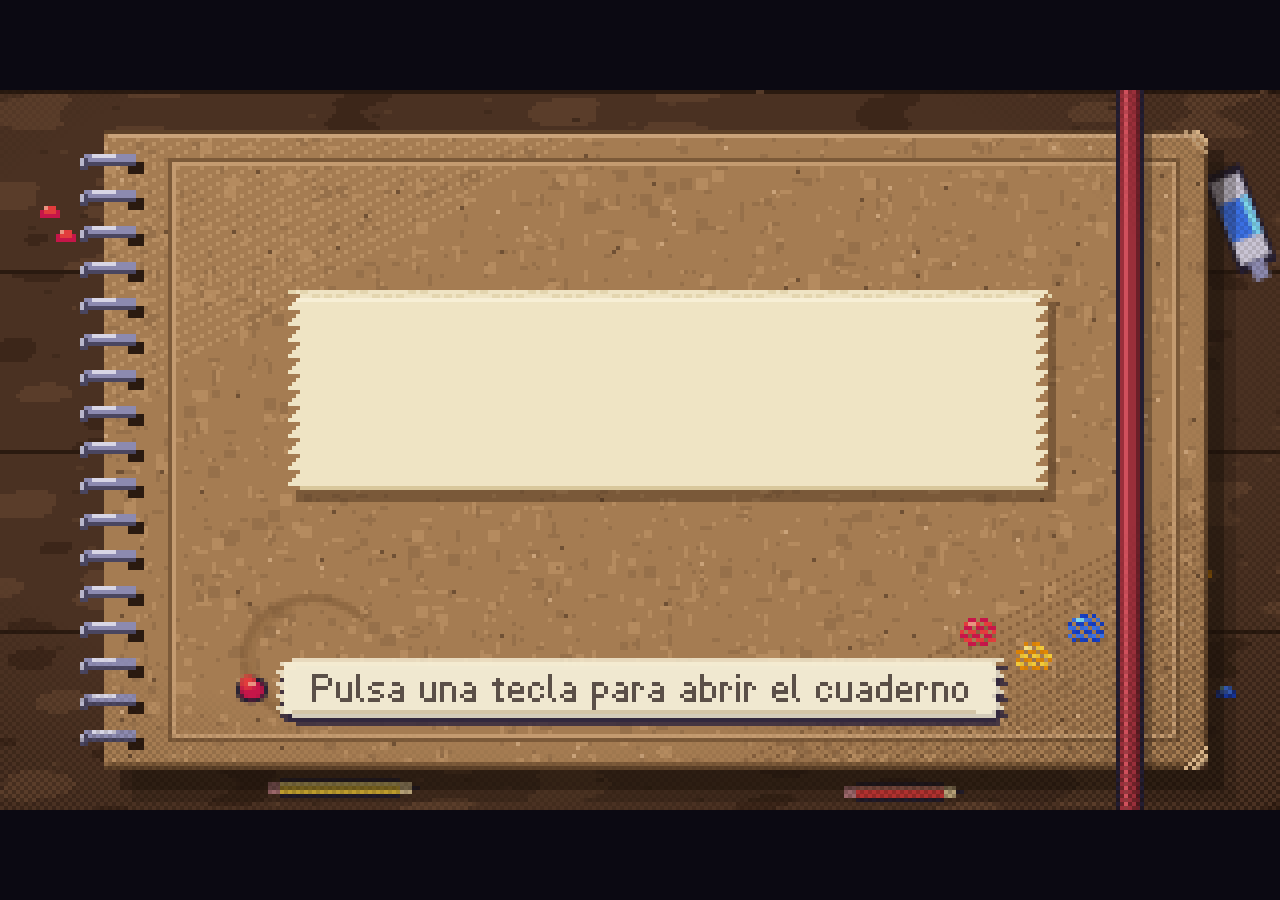
<file: index.html>
<!doctype html>
<html lang="es">
<head>
<meta charset="utf-8">
<title>CHROMARA</title>
<meta name="viewport" content="width=device-width,initial-scale=1,maximum-scale=1,user-scalable=no,viewport-fit=cover">
<meta name="theme-color" content="#0b0912">
<meta name="description" content="Chromara: un JRPG de bolsillo donde tres gotas de color devuelven el pigmento a un cuaderno de pintor.">
<link rel="manifest" href="manifest.webmanifest">
<link rel="icon" type="image/png" sizes="192x192" href="icons/icon-192.png">
<link rel="icon" type="image/png" sizes="512x512" href="icons/icon-512.png">
<link rel="apple-touch-icon" sizes="180x180" href="icons/icon-180.png">
<meta name="mobile-web-app-capable" content="yes">
<meta name="apple-mobile-web-app-capable" content="yes">
<meta name="apple-mobile-web-app-status-bar-style" content="black-translucent">
<meta name="apple-mobile-web-app-title" content="Chromara">
<meta name="format-detection" content="telephone=no">
<meta name="color-scheme" content="dark">
<!-- splash -->
<link rel="apple-touch-startup-image" media="(device-width: 440px) and (device-height: 956px) and (-webkit-device-pixel-ratio: 3) and (orientation: portrait)" href="icons/splash/splash-1320x2868.png">
<link rel="apple-touch-startup-image" media="(device-width: 440px) and (device-height: 956px) and (-webkit-device-pixel-ratio: 3) and (orientation: landscape)" href="icons/splash/splash-2868x1320.png">
<link rel="apple-touch-startup-image" media="(device-width: 430px) and (device-height: 932px) and (-webkit-device-pixel-ratio: 3) and (orientation: portrait)" href="icons/splash/splash-1290x2796.png">
<link rel="apple-touch-startup-image" media="(device-width: 430px) and (device-height: 932px) and (-webkit-device-pixel-ratio: 3) and (orientation: landscape)" href="icons/splash/splash-2796x1290.png">
<link rel="apple-touch-startup-image" media="(device-width: 402px) and (device-height: 874px) and (-webkit-device-pixel-ratio: 3) and (orientation: portrait)" href="icons/splash/splash-1206x2622.png">
<link rel="apple-touch-startup-image" media="(device-width: 402px) and (device-height: 874px) and (-webkit-device-pixel-ratio: 3) and (orientation: landscape)" href="icons/splash/splash-2622x1206.png">
<link rel="apple-touch-startup-image" media="(device-width: 393px) and (device-height: 852px) and (-webkit-device-pixel-ratio: 3) and (orientation: portrait)" href="icons/splash/splash-1179x2556.png">
<link rel="apple-touch-startup-image" media="(device-width: 393px) and (device-height: 852px) and (-webkit-device-pixel-ratio: 3) and (orientation: landscape)" href="icons/splash/splash-2556x1179.png">
<link rel="apple-touch-startup-image" media="(device-width: 428px) and (device-height: 926px) and (-webkit-device-pixel-ratio: 3) and (orientation: portrait)" href="icons/splash/splash-1284x2778.png">
<link rel="apple-touch-startup-image" media="(device-width: 428px) and (device-height: 926px) and (-webkit-device-pixel-ratio: 3) and (orientation: landscape)" href="icons/splash/splash-2778x1284.png">
<link rel="apple-touch-startup-image" media="(device-width: 390px) and (device-height: 844px) and (-webkit-device-pixel-ratio: 3) and (orientation: portrait)" href="icons/splash/splash-1170x2532.png">
<link rel="apple-touch-startup-image" media="(device-width: 390px) and (device-height: 844px) and (-webkit-device-pixel-ratio: 3) and (orientation: landscape)" href="icons/splash/splash-2532x1170.png">
<link rel="apple-touch-startup-image" media="(device-width: 375px) and (device-height: 812px) and (-webkit-device-pixel-ratio: 3) and (orientation: portrait)" href="icons/splash/splash-1125x2436.png">
<link rel="apple-touch-startup-image" media="(device-width: 375px) and (device-height: 812px) and (-webkit-device-pixel-ratio: 3) and (orientation: landscape)" href="icons/splash/splash-2436x1125.png">
<link rel="apple-touch-startup-image" media="(device-width: 414px) and (device-height: 896px) and (-webkit-device-pixel-ratio: 2) and (orientation: portrait)" href="icons/splash/splash-828x1792.png">
<link rel="apple-touch-startup-image" media="(device-width: 414px) and (device-height: 896px) and (-webkit-device-pixel-ratio: 2) and (orientation: landscape)" href="icons/splash/splash-1792x828.png">
<link rel="apple-touch-startup-image" media="(device-width: 375px) and (device-height: 667px) and (-webkit-device-pixel-ratio: 2) and (orientation: portrait)" href="icons/splash/splash-750x1334.png">
<link rel="apple-touch-startup-image" media="(device-width: 375px) and (device-height: 667px) and (-webkit-device-pixel-ratio: 2) and (orientation: landscape)" href="icons/splash/splash-1334x750.png">
<link rel="apple-touch-startup-image" media="(device-width: 744px) and (device-height: 1133px) and (-webkit-device-pixel-ratio: 2) and (orientation: portrait)" href="icons/splash/splash-1488x2266.png">
<link rel="apple-touch-startup-image" media="(device-width: 744px) and (device-height: 1133px) and (-webkit-device-pixel-ratio: 2) and (orientation: landscape)" href="icons/splash/splash-2266x1488.png">
<link rel="apple-touch-startup-image" media="(device-width: 768px) and (device-height: 1024px) and (-webkit-device-pixel-ratio: 2) and (orientation: portrait)" href="icons/splash/splash-1536x2048.png">
<link rel="apple-touch-startup-image" media="(device-width: 768px) and (device-height: 1024px) and (-webkit-device-pixel-ratio: 2) and (orientation: landscape)" href="icons/splash/splash-2048x1536.png">
<link rel="apple-touch-startup-image" media="(device-width: 820px) and (device-height: 1180px) and (-webkit-device-pixel-ratio: 2) and (orientation: portrait)" href="icons/splash/splash-1640x2360.png">
<link rel="apple-touch-startup-image" media="(device-width: 820px) and (device-height: 1180px) and (-webkit-device-pixel-ratio: 2) and (orientation: landscape)" href="icons/splash/splash-2360x1640.png">
<link rel="apple-touch-startup-image" media="(device-width: 834px) and (device-height: 1194px) and (-webkit-device-pixel-ratio: 2) and (orientation: portrait)" href="icons/splash/splash-1668x2388.png">
<link rel="apple-touch-startup-image" media="(device-width: 834px) and (device-height: 1194px) and (-webkit-device-pixel-ratio: 2) and (orientation: landscape)" href="icons/splash/splash-2388x1668.png">
<link rel="apple-touch-startup-image" media="(device-width: 1024px) and (device-height: 1366px) and (-webkit-device-pixel-ratio: 2) and (orientation: portrait)" href="icons/splash/splash-2048x2732.png">
<link rel="apple-touch-startup-image" media="(device-width: 1024px) and (device-height: 1366px) and (-webkit-device-pixel-ratio: 2) and (orientation: landscape)" href="icons/splash/splash-2732x2048.png">
<!-- /splash -->
<style>
  /* The notebook's own letters, exported from font.js by tools/build_font.py: 16px is native size, 32px exactly double. */
  @font-face{font-family:'Chromara Cuaderno';src:url('chromara-cuaderno.ttf') format('truetype');font-display:block}
  @font-face{font-family:'Chromara Rotulo';src:url('chromara-rotulo.ttf') format('truetype');font-display:block}
  html,body{margin:0;height:100%;background:#0b0912;overflow:hidden}
  body{display:flex;align-items:center;justify-content:center}
  canvas{image-rendering:pixelated;image-rendering:crisp-edges;background:#0b0912}
  #hint{position:fixed;bottom:4px;left:0;right:0;text-align:center;color:#8a8298;font:16px/1 'Chromara Cuaderno',monospace;-webkit-font-smoothing:none;pointer-events:none}
</style>
<link rel="stylesheet" href="mobile.css?v=6584f36c4c43">
</head>
<body>
<main id="game-shell" aria-label="Chromara">
  <button type="button" id="touch-menu-toggle" class="touch-only" aria-label="Menús del cuaderno" aria-expanded="false" aria-controls="touch-toolbar"></button>
  <nav id="touch-toolbar" class="touch-only" aria-label="Menús del juego">
    <button type="button" data-touch-menu="equipment" data-icon="equipment"><span>Equipo</span></button>
    <button type="button" data-touch-action="ring" data-icon="ring"><span>Magias</span></button>
    <button type="button" data-touch-action="journal" data-icon="journal"><span>Estudios</span></button>
    <button type="button" data-touch-action="help" data-icon="help"><span>Ayuda</span></button>
    <button type="button" data-touch-action="options" data-icon="options"><span>Opciones</span></button>
    <button type="button" id="touch-sound" data-icon="sound" aria-label="Silenciar sonido" aria-pressed="false"><span>Sonido</span></button>
    <button type="button" id="touch-fullscreen" data-icon="fullscreen" aria-label="Pantalla completa"><span>Pantalla completa</span></button>
  </nav>
  <div id="touch-movement" class="touch-only">
    <div id="touch-pad" aria-label="Cruceta: toca o desliza para moverte">
      <button type="button" data-touch-direction="up" aria-label="Arriba"><i></i></button>
      <button type="button" data-touch-direction="left" aria-label="Izquierda"><i></i></button>
      <span aria-hidden="true" class="pad-center"><span class="pad-nub"></span></span>
      <button type="button" data-touch-direction="right" aria-label="Derecha"><i></i></button>
      <button type="button" data-touch-direction="down" aria-label="Abajo"><i></i></button>
    </div>
    <span class="touch-caption" id="touch-caption">Toca o desliza</span>
    <span class="coach coach-pad" aria-hidden="true"><i></i></span>
  </div>
  <div id="game-screen"><div id="page"><canvas id="c" width="320" height="180"></canvas><span class="coach coach-tap" aria-hidden="true"><i></i></span></div></div>
  <div id="touch-actions" class="touch-only" aria-label="Acciones del juego">
    <button type="button" data-touch-action="ok" id="touch-confirm"><b>A</b><span>Confirmar</span></button>
    <button type="button" data-touch-action="back" id="touch-back"><b>B</b><span>Volver</span></button>
    <button type="button" data-touch-action="swap"><b>Y</b><span>Gota</span></button>
    <button type="button" data-touch-action="release"><b>X</b><span>Liberar</span></button>
  </div>
</main>
<div id="rotate-device" class="touch-only" role="status">
  <span class="rotate-icon" aria-hidden="true">▯ ↻ ▭</span>
  <strong>Gira el móvil</strong>
  <p>Chromara se juega en horizontal.</p>
  <small>Tu partida queda pausada mientras giras la pantalla.</small>
</div>
<div id="hint" hidden>Flechas/WASD mover · Z/Enter confirmar · X/Esc atrás · Enter en el mapa: menú · M sonido · F1 debug</div>
<script>
// The hosted game loads small manifests, then the cue it needs. The offline
// edition embeds identical Opus bytes so double-clicking index.html still works.
(function () {
  const scripts = ['data.js', 'music.js', 'music_cues.js', 'music_fallback.js'];
  if (location.protocol === 'file:') scripts.push('music_samples.js');
  scripts.push('sfx_samples.js', 'sfx.js', 'audio.js', 'font.js', 'sprites.js', 'character_sprites.js', 'world_art.js', 'rinse.js', 'field.js', 'scene.js', 'gui.js', 'battle.js', 'ink_transition.js', 'attacks.js', 'combat.js', 'battle_ui.js', 'settings.js', 'mobile.js', 'chapter_art.js', 'contrarios.js', 'chapters.js', 'level_select.js', 'prologue.js', 'game.js', 'pwa.js');
  if (new URLSearchParams(location.search).has('spriteLab')) scripts.push('tools/sprite_lab.js');
  if (new URLSearchParams(location.search).has('escena')) scripts.push('tools/escenas.js'); // development captures only
  const version = location.protocol === 'file:' ? Date.now() : '6584f36c4c43';
  window.CHROMARA_VERSION = String(version); // stamped by tools/build_pwa.cjs: the same hash names the offline cache
  for (const src of scripts) document.write('<script src="' + src + '?v=' + version + '"><\/script>');
  // Installing, offline play and updates live in pwa.js.
})();
</script>
</body>
</html>
</file>
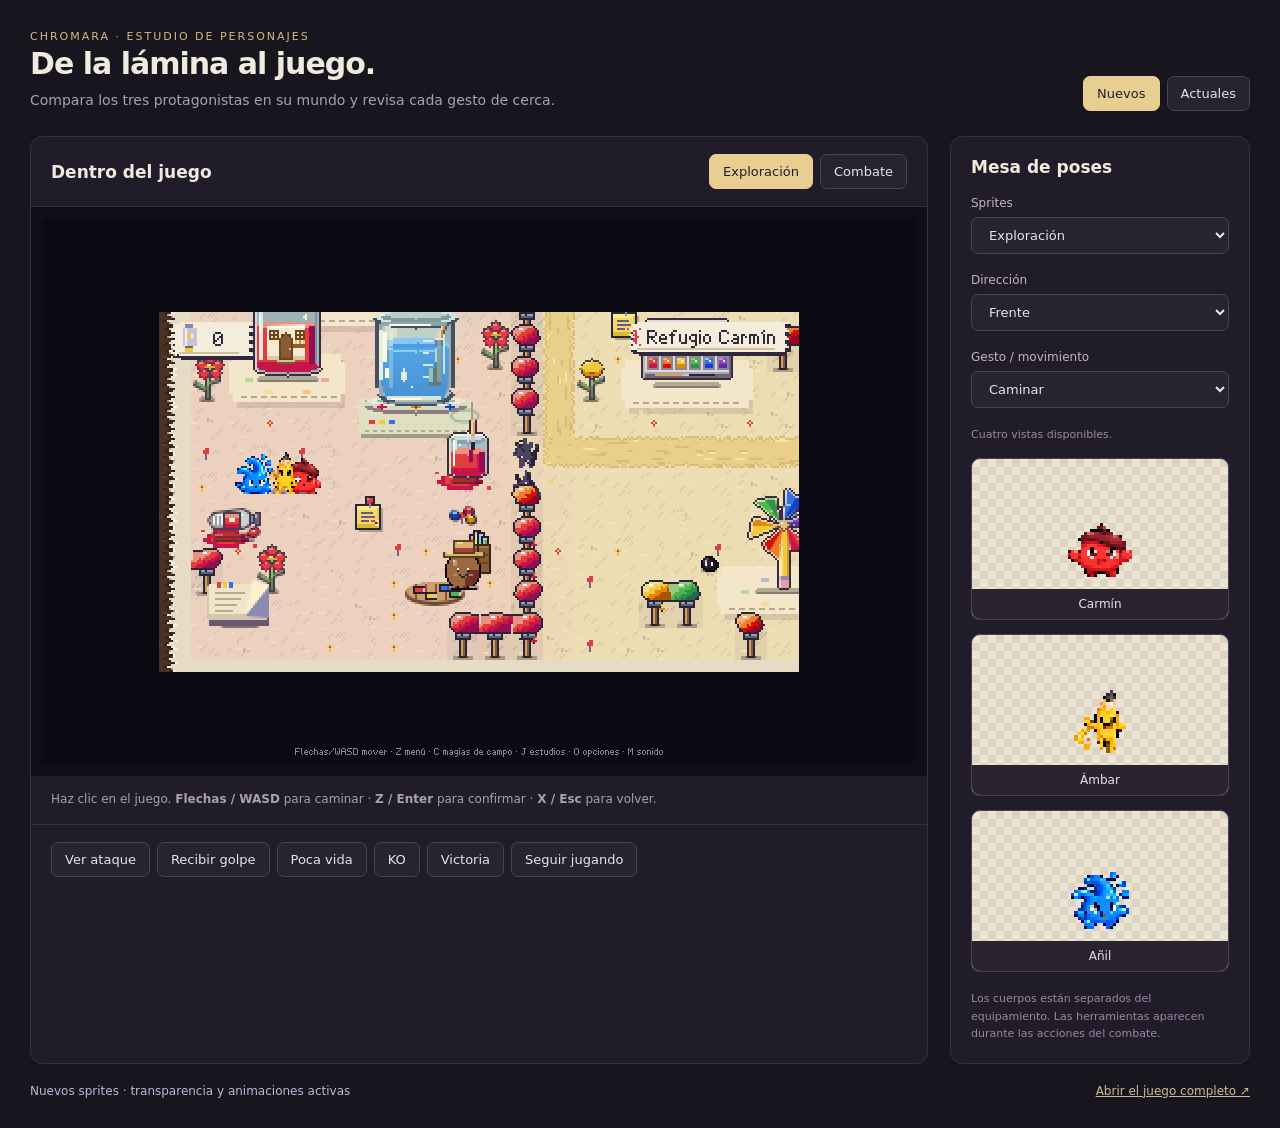
<file: sprite-preview.html>
<!doctype html>
<html lang="es">
<head>
<meta charset="utf-8"><meta name="viewport" content="width=device-width,initial-scale=1">
<title>Chromara · Prueba de personajes</title>
<link rel="icon" href="icons/icon-192.png">
<style>
*{box-sizing:border-box} :root{color-scheme:dark;font-family:system-ui,sans-serif;background:#17151d;color:#f1ebdf}
body{margin:0;padding:30px;max-width:1440px;margin:auto}header{display:flex;justify-content:space-between;gap:24px;align-items:end;margin-bottom:25px}
h1{font-size:30px;margin:3px 0 8px;letter-spacing:-1px}h2{font-size:17px;margin:0}p{color:#a9a1b2;font-size:14px;margin:0;line-height:1.6}.eyebrow{color:#d5bb81;font-size:11px;letter-spacing:2px;text-transform:uppercase}
button,select{font:inherit;font-size:13px;border:1px solid #4a4353;color:#e9e3ef;background:#282331;padding:9px 13px;border-radius:7px;cursor:pointer}button:hover,select:hover{border-color:#b8a986}button:focus-visible,select:focus-visible{outline:2px solid #edca71;outline-offset:3px}button[aria-pressed="true"]{color:#221c2d;background:#e8ce90;border-color:#e8ce90}button:disabled{opacity:.5;cursor:wait}
.toolbar{display:flex;gap:7px;flex-wrap:wrap;align-items:center}.layout{display:grid;grid-template-columns:minmax(0,1fr) 300px;gap:22px}.panel{border:1px solid #37313f;border-radius:12px;overflow:hidden;background:#211c29}.panel-heading{padding:17px 20px;display:flex;gap:12px;align-items:center;justify-content:space-between;border-bottom:1px solid #37313f}.stage{padding:12px;background:#100d16}iframe{width:100%;aspect-ratio:16/10;display:block;border:0;background:#100d16;border-radius:5px}.hint{padding:14px 20px;font-size:12px}.actions{padding:17px 20px;display:flex;flex-wrap:wrap;gap:7px;border-top:1px solid #37313f}.sidebar{padding:20px}.sidebar label{display:block;font-size:12px;color:#bfb4c7;margin:19px 0 7px}.sidebar select{width:100%}.specimen{margin-top:14px;border:1px solid #49434e;border-radius:9px;background-color:#ebe3d4;background-image:linear-gradient(45deg,#dcd3c3 25%,transparent 25%),linear-gradient(-45deg,#dcd3c3 25%,transparent 25%),linear-gradient(45deg,transparent 75%,#dcd3c3 75%),linear-gradient(-45deg,transparent 75%,#dcd3c3 75%);background-size:16px 16px;background-position:0 0,0 8px,8px -8px,-8px 0px;overflow:hidden}.specimen canvas{display:block;width:100%;height:130px;image-rendering:pixelated}.specimen span{display:block;background:#29222f;color:#e8e2ec;font-size:12px;text-align:center;padding:8px}.footnote{font-size:11px;color:#978ba3;margin-top:18px}.dot{color:#b8cb8f}#status{font-size:12px;color:#c7b4d7}footer{display:flex;justify-content:space-between;gap:20px;margin-top:20px;font-size:12px;color:#8e849a}a{color:#cfbc92}#file-help{display:none;margin-top:15px;color:#dec48f}
@media(max-width:980px){body{padding:18px}.layout{grid-template-columns:1fr}.sidebar{display:grid;grid-template-columns:repeat(3,1fr);gap:12px}.sidebar .controls,.sidebar .footnote{grid-column:1/-1}.specimen{margin:0}header{align-items:start;flex-direction:column}iframe{aspect-ratio:16/11}}@media(max-width:520px){.sidebar{grid-template-columns:1fr}.specimen canvas{height:120px}body{padding:10px}h1{font-size:25px}.panel-heading{align-items:start;flex-direction:column}}
</style>
</head>
<body>
<header><div><div class="eyebrow">Chromara · Estudio de personajes</div><h1>De la lámina al juego.</h1><p>Compara los tres protagonistas en su mundo y revisa cada gesto de cerca.</p></div>
<div class="toolbar" aria-label="Versión de personajes"><button id="new-art" aria-pressed="true" disabled>Nuevos</button><button id="old-art" aria-pressed="false" disabled>Actuales</button></div></header>
<div class="layout">
<section class="panel"><div class="panel-heading"><h2>Dentro del juego</h2><div class="toolbar"><button id="map" aria-pressed="true" disabled>Exploración</button><button id="battle" aria-pressed="false" disabled>Combate</button></div></div>
<div class="stage"><iframe id="game" src="index.html?sprites=atlas&amp;spriteLab=1" title="Chromara, prueba jugable de los nuevos sprites" allow="autoplay"></iframe></div>
<p class="hint">Haz clic en el juego. <strong>Flechas / WASD</strong> para caminar · <strong>Z / Enter</strong> para confirmar · <strong>X / Esc</strong> para volver.</p>
<div class="actions"><button data-scene="attack" disabled>Ver ataque</button><button data-reaction="hurt" disabled>Recibir golpe</button><button data-reaction="tired" disabled>Poca vida</button><button data-reaction="ko" disabled>KO</button><button data-reaction="happy" disabled>Victoria</button><button id="resume" disabled>Seguir jugando</button></div>
</section>
<aside class="panel sidebar"><div class="controls"><h2>Mesa de poses</h2><label for="mode">Sprites</label><select id="mode"><option value="overworld">Exploración</option><option value="battle">Combate</option></select><label for="direction">Dirección</label><select id="direction"><option value="down">Frente</option><option value="left">Izquierda</option><option value="right">Derecha</option><option value="up">Espalda</option></select><label for="pose">Gesto / movimiento</label><select id="pose"></select><p id="direction-note" class="footnote"></p></div>
<div class="specimen"><canvas id="carmin" width="240" height="130" aria-label="Vista ampliada de Carmín"></canvas><span>Carmín</span></div>
<div class="specimen"><canvas id="ambar" width="240" height="130" aria-label="Vista ampliada de Ámbar"></canvas><span>Ámbar</span></div>
<div class="specimen"><canvas id="anil" width="240" height="130" aria-label="Vista ampliada de Añil"></canvas><span>Añil</span></div>
<p class="footnote">Los cuerpos están separados del equipamiento. Las herramientas aparecen durante las acciones del combate.</p></aside>
</div>
<footer><span id="status" role="status">Preparando los personajes…</span><a href="index.html?sprites=atlas" target="_blank" rel="noopener">Abrir el juego completo ↗</a></footer>
<p id="file-help">Para usar el visor, sirve esta carpeta con <code>python3 -m http.server 8765</code> y abre <code>http://127.0.0.1:8765/sprite-preview.html</code>. El juego completo también admite apertura directa.</p>
<script src="tools/sprite_preview.js"></script>
</body></html>
</file>
<file: mobile.css>
/* The original canvas stays 320×180. Touch controls live outside the artwork, as the painter's things on the desk:
   the page taped down, notebook tabs for the menus, a palette pad whose drop follows the thumb, a paint pan for A and
   an eraser for B. Anything that cannot be used right now is only sketched in graphite. */
html,body { overscroll-behavior:none;touch-action:manipulation;-webkit-text-size-adjust:100%;text-size-adjust:100%; }
/* en modo táctil nada hace zoom: ni la hoja, ni los márgenes, ni el estuche */
.touch-mode,.touch-mode * { touch-action:none;-webkit-user-select:none;user-select:none;-webkit-touch-callout:none; }
.touch-mode #pwa-note,.touch-mode #pwa-note * { touch-action:manipulation; }
#game-shell,#game-screen { display:flex;align-items:center;justify-content:center; }
#game-shell { width:100%;height:100%; }
#game-screen { min-width:0;min-height:0; }
#page { position:relative;line-height:0; }
#c { display:block;touch-action:none; }
.touch-only { display:none; }
body.touch-mode {
  -webkit-user-select:none;user-select:none;-webkit-touch-callout:none;touch-action:none;
  --paper:#f4e7c8;--paper-dk:#e1cca2;--ink:#392c3f;--graphite:#6f6680;--lead:#d84a4a;--pad:118px;
  background:
    repeating-linear-gradient(93deg,rgba(255,240,220,.018) 0 2px,transparent 2px 9px),
    radial-gradient(ellipse 90% 80% at 50% 38%,#2a2135 0%,#17121f 58%,#0b0912 100%);
}
.touch-mode #game-shell {
  box-sizing:border-box;width:100%;height:100vh;height:100dvh;
  padding:max(4px,env(safe-area-inset-top)) max(6px,env(safe-area-inset-right)) max(4px,env(safe-area-inset-bottom)) max(6px,env(safe-area-inset-left));
  display:grid;grid-template-columns:118px minmax(0,1fr) 88px;grid-template-rows:44px minmax(0,1fr);gap:2px 6px;
}
.touch-mode #game-screen { width:100%;height:100%;grid-column:2;grid-row:2; }
.touch-mode #hint { display:none; }
/* la hoja, pegada con cinta a la mesa */
.touch-mode #page { box-shadow:0 0 0 2px #221b2b,0 5px 0 2px #07060c,0 14px 30px rgba(0,0,0,.55); }
.touch-mode #page::before,.touch-mode #page::after {
  content:'';position:absolute;top:-7px;width:46px;height:15px;z-index:2;pointer-events:none;
  background:linear-gradient(180deg,rgba(236,222,178,.88),rgba(214,196,150,.82));box-shadow:0 1px 0 rgba(0,0,0,.25);
  -webkit-mask:linear-gradient(90deg,transparent 0 2px,#000 2px calc(100% - 2px),transparent calc(100% - 2px)),repeating-linear-gradient(180deg,#000 0 2px,transparent 2px 3px);
}
.touch-mode #page::before { left:-14px;transform:rotate(-24deg); }
.touch-mode #page::after { right:-14px;transform:rotate(21deg); }
.touch-mode button { -webkit-tap-highlight-color:transparent;touch-action:none;cursor:pointer; }
.touch-mode .touch-only { display:flex; }
.touch-mode .touch-only button {
  --paint:#d6b474;position:relative;box-sizing:border-box;min-height:44px;border:1px solid #b7a07c;border-radius:3px 6px 4px 3px;
  background:linear-gradient(174deg,var(--paper) 0%,var(--paper-dk) 92%,#bca17a 93%);color:var(--ink);font:16px/1.15 'Chromara Cuaderno',system-ui,sans-serif;-webkit-font-smoothing:none;
  padding:6px 10px;box-shadow:1px 3px 0 #07060c,inset 0 2px 0 #fff2d6;
  transition:transform 190ms cubic-bezier(.3,1.7,.5,1),box-shadow 120ms ease,filter 120ms ease,opacity 160ms ease;
}
/* lo que ahora no se puede usar queda solo bocetado a lápiz */
.touch-mode .touch-only button:disabled {
  color:var(--graphite);border:1px dashed #5b5468;background:rgba(40,34,50,.35);box-shadow:none;filter:none;
}
.touch-mode .touch-only button.is-held,.touch-mode .touch-only button:active:not(:disabled) {
  filter:brightness(1.1);transform:translateY(3px) scale(.94) rotate(-1.5deg);box-shadow:0 0 0 #07060c,inset 0 2px 0 #fff2d6;transition-duration:60ms;
}
.touch-mode .touch-only button:focus-visible { outline:2px solid #edcd79;outline-offset:2px; }
/* salpicadura al tocar */
.touch-splat {
  position:absolute;width:12px;height:12px;margin:-6px 0 0 -6px;border-radius:52% 48% 55% 45%;pointer-events:none;z-index:3;
  background:var(--splat,var(--paint));opacity:.85;
  box-shadow:17px -8px 0 -3px var(--paint),-15px 10px 0 -3px var(--paint),6px 17px 0 -4px var(--splat,var(--paint)),-9px -15px 0 -4px var(--paint),20px 9px 0 -5px var(--splat,var(--paint));
  animation:touch-splat 420ms cubic-bezier(.2,.7,.3,1) forwards;
}
@keyframes touch-splat { from { transform:scale(.2);opacity:.95; } 60% { opacity:.55; } to { transform:scale(3.2) rotate(25deg);opacity:0; } }
.touch-icon { width:18px;height:18px;flex:none;image-rendering:pixelated; }
.is-relabel span,.is-relabel { animation:touch-relabel 260ms cubic-bezier(.3,1.8,.5,1); }
@keyframes touch-relabel { from { transform:scale(.7);opacity:.3; } to { transform:none;opacity:1; } }

/* ---- pestañas del cuaderno ---- */
.touch-mode #touch-toolbar { grid-column:1/-1;grid-row:1;justify-content:center;align-items:flex-end;gap:5px;min-width:0; }
.touch-mode #touch-toolbar button {
  display:flex;align-items:center;gap:5px;min-height:40px;padding:4px 10px 3px;border-radius:9px 11px 0 0;border-bottom:none;
  border-top:5px solid var(--paint);box-shadow:inset 0 2px 0 #fff2d6,0 -1px 0 #07060c;transform-origin:50% 100%;
}
.touch-mode #touch-toolbar button .touch-icon { color:var(--paint);filter:brightness(.72) saturate(1.3); }
.touch-mode #touch-toolbar button:disabled { border-top:5px dashed #5b5468;border-bottom:none; }
.touch-mode #touch-toolbar button:disabled .touch-icon { color:var(--graphite);filter:none; }
.touch-mode #touch-toolbar button.is-held,.touch-mode #touch-toolbar button:active:not(:disabled) { transform:translateY(3px) scaleY(.9); }
.touch-mode #touch-toolbar [data-touch-menu=equipment] { --paint:#c08a4c; }
.touch-mode #touch-toolbar [data-touch-action=ring] { --paint:#d8505a; }
.touch-mode #touch-toolbar [data-touch-action=journal] { --paint:#4f9a6c; }
.touch-mode #touch-toolbar [data-touch-action=help] { --paint:#5d86cc; }
.touch-mode #touch-toolbar [data-touch-action=options] { --paint:#9c7cc0; }
.touch-mode #touch-toolbar #touch-sound { --paint:#6fa89a; }
.touch-mode #touch-fullscreen { --paint:#8c8ab0;padding:4px 11px 3px; }

/* ---- la cruceta: una paleta de madera con cuatro flechas pintadas y una gota del color del líder ---- */
.touch-mode #touch-movement { grid-column:1;grid-row:2;flex-direction:column;align-items:center;justify-content:center;gap:10px; }
#touch-pad {
  position:relative;width:var(--pad);height:var(--pad);touch-action:none;border-radius:47% 53% 49% 51%;
  background:radial-gradient(circle at 34% 28%,#a07a4e 0 8%,transparent 30%),repeating-linear-gradient(14deg,#6f5033 0 11px,#7c5b3b 12px 14px);
  box-shadow:inset 0 3px 0 #b28d5d,inset 0 -4px 0 #4d3522,0 5px 0 #1a121f,0 10px 18px rgba(0,0,0,.45);
}
.touch-mode #touch-pad button { position:absolute;width:40%;height:40%;padding:0;z-index:1;border-radius:32% 38% 30% 36%;display:flex;align-items:center;justify-content:center; }
#touch-pad [data-touch-direction=up] { left:30%;top:0; }
#touch-pad [data-touch-direction=left] { left:0;top:30%; }
#touch-pad [data-touch-direction=right] { right:0;top:30%; }
#touch-pad [data-touch-direction=down] { left:30%;bottom:0; }
#touch-pad button i { display:block;width:0;height:0;border:8px solid transparent;filter:drop-shadow(0 1px 0 rgba(255,255,255,.5)); }
#touch-pad [data-touch-direction=up] i { border-bottom:11px solid #4b3a4e;border-top:0;margin-top:-4px; }
#touch-pad [data-touch-direction=down] i { border-top:11px solid #4b3a4e;border-bottom:0;margin-top:4px; }
#touch-pad [data-touch-direction=left] i { border-right:11px solid #4b3a4e;border-left:0;margin-left:-4px; }
#touch-pad [data-touch-direction=right] i { border-left:11px solid #4b3a4e;border-right:0;margin-left:4px; }
#touch-pad button.is-held i { border-color:transparent; }
#touch-pad [data-touch-direction=up].is-held i { border-bottom-color:var(--lead); }
#touch-pad [data-touch-direction=down].is-held i { border-top-color:var(--lead); }
#touch-pad [data-touch-direction=left].is-held i { border-right-color:var(--lead); }
#touch-pad [data-touch-direction=right].is-held i { border-left-color:var(--lead); }
.pad-center { position:absolute;left:36%;top:36%;width:28%;height:28%;border-radius:48% 42% 50% 46%;background:#2a2033;box-shadow:inset 2px 3px 0 #140f1a,0 1px 0 #a07a4e;pointer-events:none;z-index:2; }
.pad-nub {
  position:absolute;left:12%;top:8%;width:76%;height:80%;border-radius:50% 50% 46% 46% / 58% 58% 42% 42%;
  background:radial-gradient(circle at 36% 30%,rgba(255,255,255,.75) 0 10%,transparent 12%),radial-gradient(circle at 50% 62%,var(--lead) 0 58%,color-mix(in srgb,var(--lead) 60%,#14121c) 100%);
  box-shadow:0 2px 0 #140f1a;transition:transform 220ms cubic-bezier(.3,1.9,.5,1);
}
.pad-nub.is-dragged { transition:transform 40ms linear; }
.touch-caption { color:#9b8f9f;font:16px/1 'Chromara Cuaderno',system-ui,sans-serif;text-align:center; }

/* ---- acciones: A es un godet de pintura, B una goma, Y y X dos pastillas de acuarela ---- */
.touch-mode #touch-actions { grid-column:3;grid-row:2;flex-direction:column;align-items:center;justify-content:center;gap:9px; }
.touch-mode #touch-actions button { width:84px;padding:4px 3px;display:flex;flex-direction:column;align-items:center;justify-content:center; }
.touch-mode #touch-actions button b { display:block;font:28px/1 'Chromara Rotulo','Chromara Cuaderno',system-ui,sans-serif; }
.touch-mode #touch-actions button span { display:block;margin-top:2px;font-size:16px;white-space:nowrap; }
.touch-mode #touch-actions #touch-confirm {
  --paint:#c98a2a;--splat:#fff0c0;width:84px;height:84px;min-height:84px;border-radius:50%;border:3px solid #5d4126;color:#3a2a1c;
  background:radial-gradient(circle at 33% 28%,#fff1c4 0 9%,transparent 11%),radial-gradient(circle at 50% 55%,#f2c160 0 52%,#d49b3c 72%,#a77326 100%);
  box-shadow:inset 0 -5px 0 rgba(92,58,24,.35),inset 0 3px 0 rgba(255,244,210,.6),0 5px 0 #1a121f,0 9px 16px rgba(0,0,0,.4);
}
.touch-mode #touch-actions #touch-confirm b { font-size:34px;text-shadow:0 2px 0 rgba(255,240,200,.6); }
.touch-mode #touch-actions #touch-confirm.is-ready { animation:touch-ready 1.1s ease-in-out infinite; }
@keyframes touch-ready {
  0%,100% { box-shadow:inset 0 -5px 0 rgba(92,58,24,.35),inset 0 3px 0 rgba(255,244,210,.6),0 5px 0 #1a121f,0 0 0 0 rgba(240,192,96,.55); }
  50% { box-shadow:inset 0 -5px 0 rgba(92,58,24,.35),inset 0 3px 0 rgba(255,244,210,.6),0 5px 0 #1a121f,0 0 0 9px rgba(240,192,96,0); }
}
.touch-mode #touch-actions #touch-confirm.is-held,.touch-mode #touch-actions #touch-confirm:active { transform:translateY(4px) scale(.92,.88);box-shadow:inset 0 -2px 0 rgba(92,58,24,.35),0 1px 0 #1a121f; }
.touch-mode #touch-actions #touch-back {
  --paint:#e88a9a;--splat:#fbe3e6;min-height:48px;border-radius:9px 8px 10px 9px;border:2px solid #6a4b58;color:#3d2533;
  background:linear-gradient(90deg,#f7c7cd 0 62%,#6f8fc9 62% 100%);box-shadow:inset 0 3px 0 rgba(255,255,255,.45),inset 0 -3px 0 rgba(90,40,60,.25),0 4px 0 #1a121f;
}
.touch-mode #touch-actions #touch-back b { font-size:22px; }
.touch-mode #touch-actions [data-touch-action=swap],.touch-mode #touch-actions [data-touch-action=release] { min-height:44px;flex-direction:row;gap:5px;border-radius:14px 12px 15px 12px;border-width:2px; }
.touch-mode #touch-actions [data-touch-action=swap] b,.touch-mode #touch-actions [data-touch-action=release] b { font-size:18px; }
.touch-mode #touch-actions [data-touch-action=swap] span,.touch-mode #touch-actions [data-touch-action=release] span { margin:0; }
.touch-mode #touch-actions [data-touch-action=swap]:not(:disabled) { --paint:#6a91d8;border-color:#27427a;background:radial-gradient(circle at 30% 30%,#b6cdf3 0 10%,transparent 12%),linear-gradient(170deg,#85a8e6,#4e74c0);color:#12203f; }
.touch-mode #touch-actions [data-touch-action=release]:not(:disabled) { --paint:#e07068;border-color:#7a2a2a;background:radial-gradient(circle at 30% 30%,#f7c0b8 0 10%,transparent 12%),linear-gradient(170deg,#ea8a80,#c0504a);color:#3a1212; }

/* ---- retrato: la hoja arriba y, debajo, el estuche con los controles a mano de los pulgares ---- */
#rotate-device { display:none; }
.touch-mode.is-portrait #game-shell {
  grid-template-columns:minmax(0,1fr) minmax(0,1fr);grid-template-rows:minmax(0,.45fr) auto auto minmax(12px,1fr) auto;gap:0 8px;
  padding:max(10px,env(safe-area-inset-top)) max(10px,env(safe-area-inset-right)) max(12px,env(safe-area-inset-bottom)) max(10px,env(safe-area-inset-left));
}
.touch-mode.is-portrait #game-shell::before {
  content:'';grid-column:1/-1;grid-row:5;align-self:end;height:calc(var(--pad) + 64px);border-radius:22px 26px 20px 24px;pointer-events:none;
  background:radial-gradient(ellipse at 50% 0%,rgba(255,255,255,.06),transparent 60%),repeating-linear-gradient(45deg,#2c2338 0 3px,#292033 3px 6px);
  box-shadow:inset 0 0 0 2px #3b2f49,inset 0 0 0 7px #2a2134,inset 0 2px 18px rgba(0,0,0,.5),0 6px 0 #0b0912;
  outline:2px dashed rgba(170,150,190,.22);outline-offset:-12px;
}
body.touch-mode.is-portrait { --pad:min(44vw,190px,30vh); }
.touch-mode.is-portrait #game-screen { grid-column:1/-1;grid-row:2;width:100%;height:auto;aspect-ratio:16/9;margin-top:8px; }
.touch-mode.is-portrait #touch-toolbar { grid-column:1/-1;grid-row:3;align-items:flex-start;gap:4px;margin-top:9px;flex-wrap:nowrap; }
.touch-mode.is-portrait #touch-toolbar button {
  flex:1 1 0;min-width:0;max-width:64px;min-height:46px;padding:5px 2px 4px;justify-content:center;
  border-radius:0 0 11px 9px;border-top:none;border-bottom:5px solid var(--paint);box-shadow:inset 0 -2px 0 rgba(255,255,255,.3),0 3px 0 #07060c;transform-origin:50% 0;
}
.touch-mode.is-portrait #touch-toolbar button:disabled { border-bottom:5px dashed #5b5468;border-top:none; }
.touch-mode.is-portrait #touch-toolbar button .touch-icon { width:22px;height:22px; }
.touch-mode.is-portrait #touch-toolbar button span { position:absolute;width:1px;height:1px;overflow:hidden;clip:rect(0 0 0 0);white-space:nowrap; }
.touch-mode.is-portrait #touch-toolbar button.is-held,.touch-mode.is-portrait #touch-toolbar button:active:not(:disabled) { transform:translateY(-2px) scaleY(.9); }
.touch-mode.is-portrait #touch-movement { grid-column:1;grid-row:5;align-self:end;position:relative;z-index:1;height:calc(var(--pad) + 64px);box-sizing:border-box;padding-top:14px;gap:8px; }
.touch-mode.is-portrait #touch-pad button i { border-width:10px;transform:scale(1.2); }
.touch-mode.is-portrait #touch-actions {
  grid-column:2;grid-row:5;align-self:end;position:relative;z-index:1;min-width:0;height:calc(var(--pad) + 64px);box-sizing:border-box;padding:18px 14px 20px 0;
  display:grid;grid-template-columns:1fr auto;grid-template-rows:1fr 1fr;gap:8px 8px;align-content:stretch;align-items:center;justify-items:center;
}
.touch-mode.is-portrait #touch-actions #touch-confirm { grid-column:2;grid-row:1/3;align-self:center;--a:min(27vw,118px,19vh);width:var(--a);height:var(--a);min-height:0;margin-top:-18px; }
.touch-mode.is-portrait #touch-actions #touch-confirm b { font-size:40px; }
.touch-mode.is-portrait #touch-actions #touch-back { grid-column:1;grid-row:2;align-self:start;width:100%;max-width:88px;min-height:60px;margin-top:-6px; }
.touch-mode.is-portrait #touch-actions [data-touch-action=swap] { grid-column:1;grid-row:1;align-self:end;width:100%;max-width:88px; }
.touch-mode.is-portrait #touch-actions [data-touch-action=release] { position:absolute;right:10px;bottom:6px;width:auto;min-height:40px;padding:2px 10px; }

.touch-mode.ui-still .touch-only button,.touch-mode.ui-still .pad-nub { transition:none; }
.touch-mode.ui-still .touch-only button.is-held,.touch-mode.ui-still .touch-only button:active:not(:disabled) { transform:none; }
.touch-mode.ui-still #touch-confirm.is-ready,.touch-mode.ui-still .is-relabel,.touch-mode.ui-still .is-relabel span { animation:none; }
@media (prefers-reduced-motion:reduce) {
  .touch-mode .touch-only button,.pad-nub { transition:none; }
  .touch-mode .touch-only button.is-held,.touch-mode .touch-only button:active:not(:disabled) { transform:none; }
  #touch-confirm.is-ready,.is-relabel,.is-relabel span,.touch-splat { animation:none; }
  .touch-splat { display:none; }
}
/* ---- horizontal: la hoja ocupa todo el alto y los útiles flotan sobre los márgenes, al alcance de los pulgares ---- */
body.touch-mode:not(.is-portrait) { --side:72px;--pad:112px;--edge-l:max(8px,env(safe-area-inset-left));--edge-r:max(8px,env(safe-area-inset-right)); }
.touch-mode:not(.is-portrait) #game-shell { display:block;position:relative;padding:0; }
.touch-mode:not(.is-portrait) #game-screen {
  position:absolute;width:auto;height:auto;top:max(4px,env(safe-area-inset-top));bottom:max(4px,env(safe-area-inset-bottom));
  left:calc(var(--edge-l) + var(--side));right:calc(var(--edge-r) + var(--side));
}
.touch-mode:not(.is-portrait) #touch-movement {
  position:absolute;z-index:6;left:0;top:30%;bottom:0;width:calc(var(--edge-l) + var(--side) + 24px);
  flex-direction:column;align-items:flex-start;justify-content:center;padding-left:var(--edge-l);box-sizing:border-box;
}
.touch-mode:not(.is-portrait) .touch-caption { display:none; }
.touch-mode:not(.is-portrait) #touch-pad { opacity:.84;transition:opacity 160ms ease,transform 200ms cubic-bezier(.3,1.6,.5,1); }
.touch-mode:not(.is-portrait) #touch-pad.is-floating,.touch-mode:not(.is-portrait) #touch-pad:has(.is-held) { opacity:1; }
#touch-pad.is-floating { transition:opacity 120ms ease !important; }
/* en combate, las fichas de las gotas ocupan el pie de la página: la cruceta y los botones suben por encima y la cruceta
   en reposo se aclara para no tapar el campo */
.touch-mode.in-battle:not(.is-portrait) #touch-movement { top:8%;bottom:26%; }
.touch-mode.in-battle:not(.is-portrait) #touch-actions { top:6%;bottom:24%;gap:6px; }
.touch-mode.in-battle:not(.is-portrait) #touch-pad:not(.is-floating):not(:has(.is-held)) { opacity:.6; }
.touch-mode:not(.is-portrait) #touch-actions {
  position:absolute;z-index:6;right:var(--edge-r);top:26%;bottom:max(8px,env(safe-area-inset-bottom));width:88px;
  flex-direction:column;align-items:center;justify-content:center;gap:8px;
}
.touch-mode:not(.is-portrait) #touch-actions #touch-confirm { width:80px;height:80px;min-height:80px;opacity:.94; }
.touch-mode:not(.is-portrait) #touch-actions #touch-back { width:76px;min-height:52px;opacity:.94; }
.touch-mode:not(.is-portrait) #touch-actions [data-touch-action=swap],.touch-mode:not(.is-portrait) #touch-actions [data-touch-action=release] { width:76px;min-height:42px; }
.touch-mode:not(.is-portrait) #touch-actions button:disabled { opacity:.55; }
/* la pestaña «cuaderno» y el cajón de menús */
#touch-menu-toggle { display:none; }
.touch-mode:not(.is-portrait) #touch-menu-toggle {
  display:flex;align-items:center;justify-content:center;position:absolute;z-index:8;top:max(6px,env(safe-area-inset-top));left:var(--edge-l);
  width:52px;height:52px;padding:0;border:1px solid #b7a07c;border-left:6px solid #c08a4c;border-radius:3px 10px 10px 3px;cursor:pointer;
  background:linear-gradient(174deg,var(--paper) 0%,var(--paper-dk) 92%,#bca17a 93%);color:#6b4a2e;box-shadow:1px 3px 0 #07060c,inset 0 2px 0 #fff2d6;
  -webkit-tap-highlight-color:transparent;transition:transform 180ms cubic-bezier(.3,1.7,.5,1);
}
.touch-mode:not(.is-portrait) #touch-menu-toggle .touch-icon { width:22px;height:22px; }
.touch-mode.drawer-open:not(.is-portrait) #touch-menu-toggle { transform:translateX(4px) rotate(-4deg);color:#c05048; }
.touch-mode:not(.is-portrait) #touch-toolbar {
  position:absolute;z-index:9;top:calc(max(6px,env(safe-area-inset-top)) + 60px);left:var(--edge-l);display:flex;flex-direction:column;align-items:stretch;gap:4px;
  pointer-events:none;opacity:0;transform:translateX(-24px) rotate(-3deg);transform-origin:0 0;transition:opacity 150ms ease,transform 240ms cubic-bezier(.3,1.5,.5,1);
}
.touch-mode.drawer-open:not(.is-portrait) #touch-toolbar { pointer-events:auto;opacity:1;transform:none; }
.touch-mode:not(.is-portrait) #touch-toolbar button {
  min-width:156px;min-height:44px;justify-content:flex-start;padding:4px 12px;border-radius:3px 12px 12px 3px;border-top:1px solid #b7a07c;border-left:6px solid var(--paint);
  box-shadow:1px 3px 0 #07060c,inset 0 2px 0 #fff2d6;transform-origin:0 50%;
}
.touch-mode:not(.is-portrait) #touch-toolbar button:disabled { border-top:1px dashed #5b5468;border-left:6px dashed #5b5468; }
.touch-mode:not(.is-portrait) #touch-toolbar button.is-held,.touch-mode:not(.is-portrait) #touch-toolbar button:active:not(:disabled) { transform:translateX(4px) scale(.97); }
.touch-mode.drawer-open:not(.is-portrait) #game-screen::after { content:'';position:absolute;inset:0;background:rgba(11,9,18,.35);pointer-events:none; }
@media (max-height:360px) and (orientation:landscape) {
  body.touch-mode:not(.is-portrait) { --pad:100px;--side:64px; }
  .touch-mode:not(.is-portrait) #touch-actions #touch-confirm { width:68px;height:68px;min-height:68px; }
  .touch-mode:not(.is-portrait) #touch-actions #touch-confirm b { font-size:26px; }
  .touch-mode:not(.is-portrait) #touch-actions #touch-back { min-height:46px; }
  .touch-mode:not(.is-portrait) #touch-actions button span { font-size:16px; }
}
@media (min-height:420px) and (orientation:landscape) {
  body.touch-mode:not(.is-portrait) { --pad:124px;--side:80px; }
  .touch-mode:not(.is-portrait) #touch-actions #touch-confirm { width:88px;height:88px; }
}
/* primera vez en el mapa: un pulgar que empuja la palanca y un toque que late sobre la hoja */
.coach { display:none;position:absolute;pointer-events:none;z-index:7; }
.touch-coach .coach { display:block; }
.coach i { position:absolute;display:block;border-radius:50%; }
.coach-pad { left:calc(var(--edge-l,8px) + var(--pad) / 2 - 16px);top:50%;width:32px;height:32px;margin-top:-16px; }
.touch-mode.is-portrait .coach-pad { left:calc(50% - 16px); }
.coach-pad i { inset:0;background:radial-gradient(circle at 40% 35%,#fff8e6 0 18%,rgba(255,248,230,.55) 20% 55%,transparent 58%);animation:coach-push 1.6s ease-in-out infinite; }
.coach-tap { left:68%;top:52%;width:34px;height:34px;margin:-17px 0 0 -17px; }
.coach-tap i { inset:0;border:3px solid rgba(255,248,230,.9);box-shadow:0 0 0 2px rgba(11,9,18,.35);animation:coach-tap 1.4s ease-out infinite; }
.coach-tap::after { content:'';position:absolute;left:12px;top:12px;width:10px;height:10px;border-radius:50%;background:#fff8e6;box-shadow:0 0 0 2px rgba(11,9,18,.35);animation:coach-dot 1.4s ease-out infinite; }
@keyframes coach-push { 0%,100% { transform:translate(0,0) scale(1);opacity:.9; } 25% { transform:translate(22px,0) scale(.92); } 50% { transform:translate(0,-22px) scale(.92); } 75% { transform:translate(-22px,0) scale(.92); } }
@keyframes coach-tap { 0% { transform:scale(.4);opacity:0; } 30% { opacity:1; } 100% { transform:scale(1.8);opacity:0; } }
@keyframes coach-dot { 0%,60% { transform:scale(1);opacity:1; } 30% { transform:scale(.7); } 100% { opacity:0; } }
.touch-mode.ui-still .coach i,.touch-mode.ui-still .coach-tap::after { animation:none; }
@media (prefers-reduced-motion:reduce) { .coach i,.coach-tap::after,#touch-toolbar,#touch-pad { animation:none;transition:none; } }

/* ---- PWA: notas de papel pegadas con cinta (instalar, sin conexión, página nueva) y la hoja que se pasa al actualizar ---- */
#pwa-note {
  position:fixed;z-index:30;left:50%;top:max(10px,env(safe-area-inset-top));width:min(360px,calc(100vw - 28px));box-sizing:border-box;
  padding:14px 16px 12px 44px;border-radius:3px 6px 4px 5px;color:#392c3f;font:16px/1.25 'Chromara Cuaderno',system-ui,sans-serif;-webkit-font-smoothing:none;
  background:repeating-linear-gradient(180deg,transparent 0 19px,rgba(104,139,194,.22) 19px 20px) 0 34px/100% 20px,linear-gradient(174deg,#f7ecd0,#e8d6ae);
  box-shadow:0 2px 0 #07060c,0 12px 26px rgba(0,0,0,.5);transform:translate(-50%,-140%) rotate(-2deg);opacity:0;pointer-events:none;
  transition:transform 380ms cubic-bezier(.3,1.5,.5,1),opacity 200ms ease;
}
#pwa-note.is-shown { transform:translate(-50%,0) rotate(-1deg);opacity:1;pointer-events:auto; }
#pwa-note.is-gone { transform:translate(-50%,-30px) rotate(2deg);opacity:0;transition:transform 260ms ease-in,opacity 260ms ease-in; }
#pwa-note::before { content:'';position:absolute;left:50%;top:-8px;width:64px;height:16px;transform:translateX(-50%) rotate(3deg);background:rgba(236,222,178,.85);box-shadow:0 1px 0 rgba(0,0,0,.2); }
#pwa-note::after { content:'';position:absolute;left:30px;top:0;bottom:0;width:1px;background:rgba(216,80,90,.45); }
#pwa-note strong { display:block;font:16px/1.1 'Chromara Rotulo','Chromara Cuaderno',system-ui,sans-serif;margin-bottom:5px;color:#2a1f30; }
#pwa-note p { margin:0;line-height:20px; }
.touch-mode.is-portrait #pwa-note { top:auto;bottom:calc(var(--pad) + 64px + 26px + max(12px,env(safe-area-inset-bottom)));transform:translate(-50%,40px) rotate(-2deg); }
.touch-mode.is-portrait #pwa-note.is-shown { transform:translate(-50%,0) rotate(-1deg); }
.touch-mode.is-portrait #pwa-note.is-gone { transform:translate(-50%,24px) rotate(2deg); }
#pwa-note .pwa-drop { position:absolute;left:10px;top:15px;width:13px;height:16px;border-radius:50% 50% 50% 50% / 60% 60% 40% 40%;background:radial-gradient(circle at 35% 35%,#fff4c8 0 14%,transparent 16%),#e8b04a;box-shadow:0 1px 0 #7a5420; }
#pwa-note[data-type=update] .pwa-drop { background:radial-gradient(circle at 35% 35%,#dbe7fb 0 14%,transparent 16%),#5d86cc;box-shadow:0 1px 0 #27427a; }
#pwa-note[data-type=offline] .pwa-drop { background:radial-gradient(circle at 35% 35%,#dff3e4 0 14%,transparent 16%),#4f9a6c;box-shadow:0 1px 0 #24583a; }
#pwa-note .pwa-buttons { display:flex;flex-wrap:wrap;gap:8px;margin-top:10px; }
#pwa-note .pwa-buttons:empty { display:none; }
#pwa-note button {
  min-height:44px;padding:6px 12px;border:1px solid #b7a07c;border-radius:3px 6px 4px 3px;cursor:pointer;-webkit-tap-highlight-color:transparent;
  font:16px/1.1 'Chromara Cuaderno',system-ui,sans-serif;-webkit-font-smoothing:none;color:#392c3f;background:#efe2c2;box-shadow:1px 3px 0 #8f7a58;
  transition:transform 160ms cubic-bezier(.3,1.7,.5,1);
}
#pwa-note button.is-main { background:linear-gradient(170deg,#f2c160,#d49b3c);border-color:#7a5420;color:#3a2a1c;box-shadow:1px 3px 0 #5d4126; }
#pwa-note button.is-warning { background:linear-gradient(170deg,#ea8a80,#c0504a);border-color:#7a2a2a;color:#fff4ea;box-shadow:1px 3px 0 #5a1a1a; }
#pwa-note button:active { transform:translateY(2px) scale(.96); }
#pwa-note .pwa-share { display:inline-block;width:14px;height:16px;vertical-align:-3px;border:2px solid #5d86cc;border-top:none;border-radius:0 0 2px 2px;position:relative;margin:0 2px; }
#pwa-note .pwa-share::before { content:'';position:absolute;left:4px;top:-8px;width:2px;height:12px;background:#5d86cc; }
#pwa-note .pwa-share::after { content:'';position:absolute;left:1px;top:-8px;width:6px;height:6px;border-left:2px solid #5d86cc;border-top:2px solid #5d86cc;transform:rotate(45deg);box-sizing:border-box;left:2px; }
body.pwa-turning::after {
  content:'';position:fixed;inset:0;z-index:40;pointer-events:all;background:linear-gradient(100deg,#0b0912 0 48%,#1e1828 50%,#f4e7c8 51%,#e1cca2 100%);background-size:260% 100%;
  animation:pwa-turn 700ms cubic-bezier(.6,0,.3,1) forwards;
}
@keyframes pwa-turn { from { background-position:100% 0; } to { background-position:0 0; } }
.is-standalone #touch-fullscreen { display:none !important; }
.ui-still #pwa-note,.ui-still #pwa-note button { transition:none; }
@media (prefers-reduced-motion:reduce) { #pwa-note,#pwa-note button { transition:none; } body.pwa-turning::after { animation:none;background:#0b0912; } }

/* ==== Los útiles pintados (sprites generados en mobile.js con la paleta del juego) ==== */
body.touch-mode .touch-only button[data-touch-action],body.touch-mode #touch-pad button { image-rendering:pixelated;image-rendering:crisp-edges; }
/* A: el godet con la pintura del líder; su palabra va en una tira de cinta de carrocero */
body.touch-mode #touch-actions #touch-confirm {
  border:0;border-radius:50%;background:var(--art-a) center/100% 100% no-repeat;box-shadow:0 6px 0 -1px rgba(7,6,12,.85),0 10px 16px rgba(0,0,0,.45);color:#fff8e6;justify-content:center;
}
body.touch-mode #touch-actions #touch-confirm.is-held,body.touch-mode #touch-actions #touch-confirm:active { background-image:var(--art-a-held);transform:translateY(4px) scale(.94,.9);box-shadow:0 2px 0 -1px rgba(7,6,12,.85); }
body.touch-mode #touch-actions #touch-confirm.is-ready { animation:touch-pan-ready 1.2s ease-in-out infinite; }
@keyframes touch-pan-ready { 0%,100% { filter:none; } 50% { filter:brightness(1.12) drop-shadow(0 0 6px color-mix(in srgb,var(--lead,#f2c160) 70%,transparent)); } }
body.touch-mode #touch-actions button b {
  position:absolute;left:-4px;top:-4px;width:22px;height:22px;display:flex!important;align-items:center;justify-content:center;border-radius:50%;
  font:16px/1 'Chromara Rotulo','Chromara Cuaderno',system-ui,sans-serif!important;color:#241e32;background:#f7efd6;box-shadow:0 0 0 2px #241e32,0 2px 0 2px #07060c;text-shadow:none!important;
}
body.touch-mode #touch-actions button span {
  position:absolute;left:50%;bottom:-9px;transform:translateX(-50%) rotate(-2deg);padding:3px 8px 2px;margin:0!important;font-size:16px;line-height:1;color:#392c3f;white-space:nowrap;
  background:linear-gradient(180deg,rgba(244,232,196,.97),rgba(226,208,164,.97));box-shadow:0 1px 0 rgba(0,0,0,.35);
  -webkit-mask:linear-gradient(90deg,transparent 0 1px,#000 1px calc(100% - 1px),transparent calc(100% - 1px)),repeating-linear-gradient(180deg,#000 0 2px,rgba(0,0,0,.85) 2px 3px);
}
body.touch-mode #touch-actions #touch-confirm span { bottom:-4px; }
/* B: la goma de las magias, rosa y azul con su funda de cartón */
body.touch-mode #touch-actions #touch-back {
  border:0;border-radius:0;background:var(--art-b) center/contain no-repeat;box-shadow:none;filter:drop-shadow(0 5px 0 rgba(7,6,12,.85));min-height:56px;aspect-ratio:38/26;height:auto;
}
body.touch-mode #touch-actions #touch-back.is-held,body.touch-mode #touch-actions #touch-back:active { transform:translateY(3px) scale(1.08,.86) rotate(-3deg);filter:drop-shadow(0 2px 0 rgba(7,6,12,.85)); }
/* Y y X: pastillas de acuarela en su bandeja */
body.touch-mode #touch-actions [data-touch-action=swap],body.touch-mode #touch-actions [data-touch-action=release] {
  border:0;border-radius:0;box-shadow:none;background:var(--art-y) center/contain no-repeat;filter:drop-shadow(0 4px 0 rgba(7,6,12,.85));aspect-ratio:26/18;height:auto;min-height:40px;
}
body.touch-mode #touch-actions [data-touch-action=release] { background-image:var(--art-x); }
body.touch-mode #touch-actions [data-touch-action=swap]:not(:disabled),body.touch-mode #touch-actions [data-touch-action=release]:not(:disabled) { background-color:transparent;border:0; }
body.touch-mode #touch-actions [data-touch-action=swap].is-held,body.touch-mode #touch-actions [data-touch-action=release].is-held { transform:translateY(3px) scale(.94);filter:drop-shadow(0 1px 0 rgba(7,6,12,.85)); }
/* lo que no se puede usar: boceto a lápiz */
body.touch-mode #touch-actions button:disabled { filter:grayscale(1) contrast(.55) brightness(1.25) drop-shadow(0 2px 0 rgba(7,6,12,.5));opacity:.5;border:0;background-color:transparent; }
body.touch-mode #touch-actions button:disabled span { color:var(--graphite); }
/* la cruceta: la paleta de madera, cuatro pegotes de pintura y la gota del líder */
body.touch-mode #touch-pad { background:var(--art-pad) center/100% 100% no-repeat;box-shadow:none;filter:drop-shadow(0 6px 0 #1a121f) drop-shadow(0 10px 12px rgba(0,0,0,.4));image-rendering:pixelated; }
body.touch-mode #touch-pad button { border:0;border-radius:50%;background:var(--art-dab) center/100% 100% no-repeat;box-shadow:none;image-rendering:pixelated;min-height:0; }
body.touch-mode #touch-pad button.is-held { background-image:var(--art-dab-held);transform:scale(1.12,.9); }
body.touch-mode #touch-pad button i { filter:none; }
body.touch-mode #touch-pad button.is-held i { border-color:transparent!important; }
body.touch-mode #touch-pad [data-touch-direction=up].is-held i { border-bottom-color:#fff8e6!important; }
body.touch-mode #touch-pad [data-touch-direction=down].is-held i { border-top-color:#fff8e6!important; }
body.touch-mode #touch-pad [data-touch-direction=left].is-held i { border-right-color:#fff8e6!important; }
body.touch-mode #touch-pad [data-touch-direction=right].is-held i { border-left-color:#fff8e6!important; }
body.touch-mode .pad-center { background:radial-gradient(circle at 50% 55%,#3a2a22 0 55%,#241a16 70%);box-shadow:inset 0 2px 0 #140f1a,0 1px 0 #e6be83; }
body.touch-mode .pad-nub { background:var(--art-nub) center/100% 100% no-repeat;box-shadow:none;image-rendering:pixelated;border-radius:0;left:14%;top:4%;width:72%;height:88%;filter:drop-shadow(0 2px 0 #140f1a); }
/* en vertical, el fondo de los controles es el estuche violeta del juego, con su cremallera */
body.touch-mode.is-portrait #game-shell::before {
  background:
    repeating-linear-gradient(90deg,#d8d2e2 0 3px,#8c8ab0 3px 4px,transparent 4px 6px) 26px 11px/calc(100% - 52px) 5px no-repeat,
    linear-gradient(#3b2d4d,#3b2d4d) 22px 10px/calc(100% - 44px) 7px no-repeat,
    radial-gradient(ellipse at 50% 0%,rgba(255,255,255,.08),transparent 60%),
    repeating-linear-gradient(45deg,#6b4a8c 0 2px,#62447f 2px 4px),repeating-linear-gradient(-45deg,rgba(255,255,255,.04) 0 2px,transparent 2px 4px);
  box-shadow:inset 0 0 0 2px #2a1e38,inset 0 0 0 6px #7a58a0,inset 0 3px 18px rgba(0,0,0,.45),0 6px 0 #0b0912;
  outline:2px dashed rgba(236,222,250,.28);outline-offset:-13px;
}
body.touch-mode.is-portrait .touch-caption { color:#e8dcf4; }
.touch-mode.ui-still #touch-confirm.is-ready { animation:none; }
@media (prefers-reduced-motion:reduce) { body.touch-mode #touch-actions #touch-confirm.is-ready { animation:none; } }
</file>
